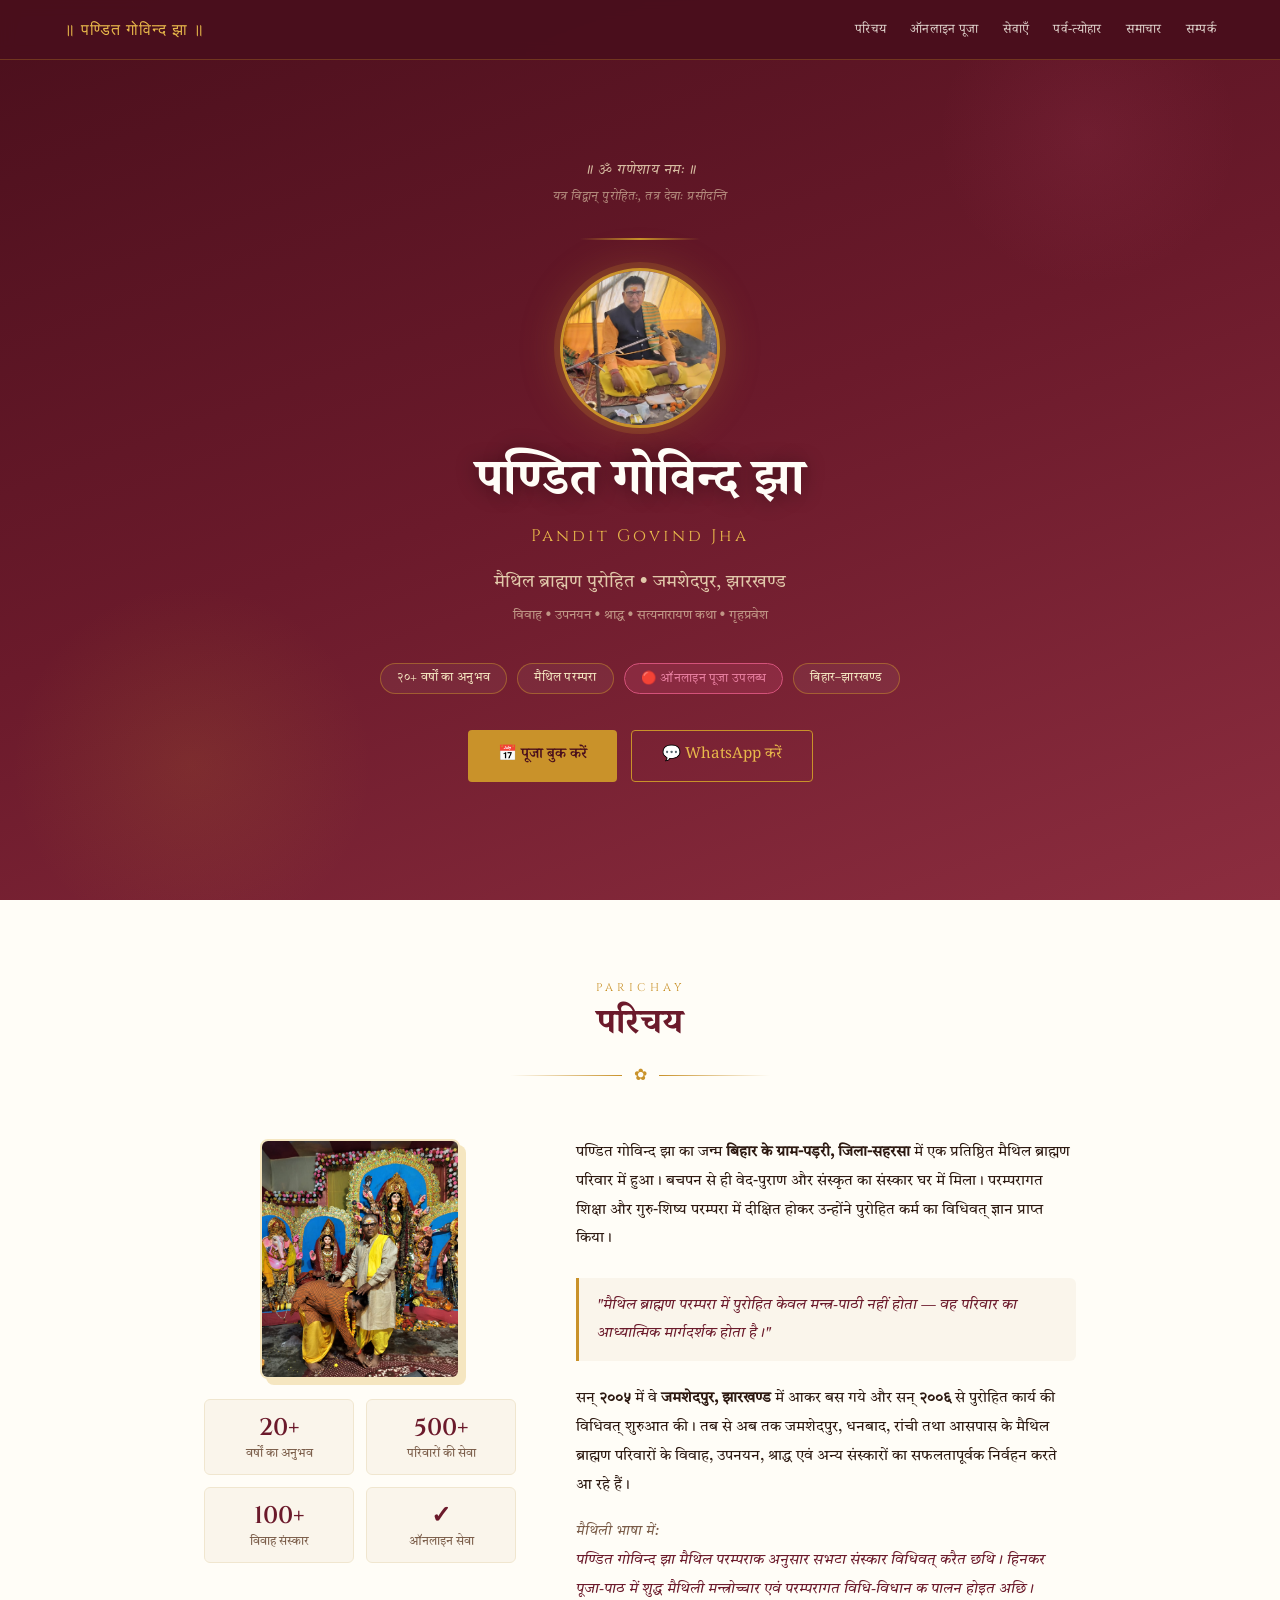
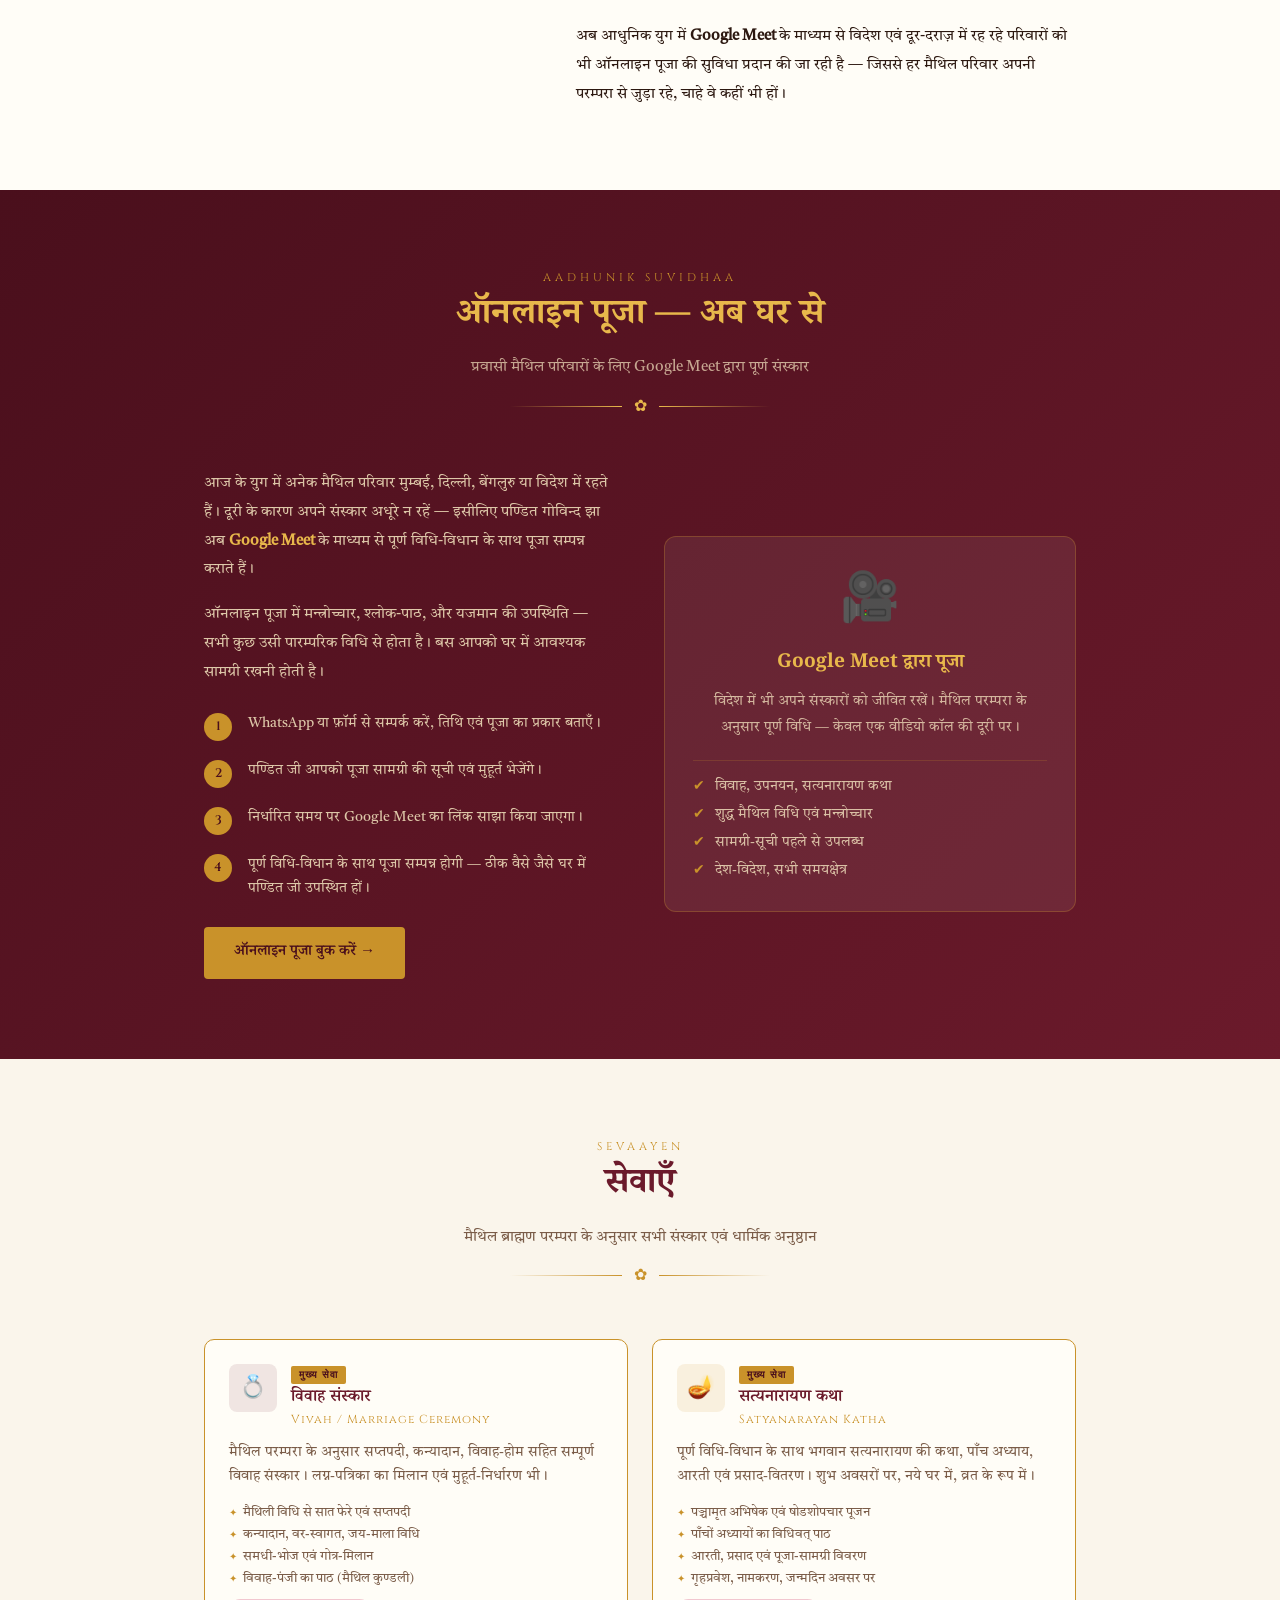
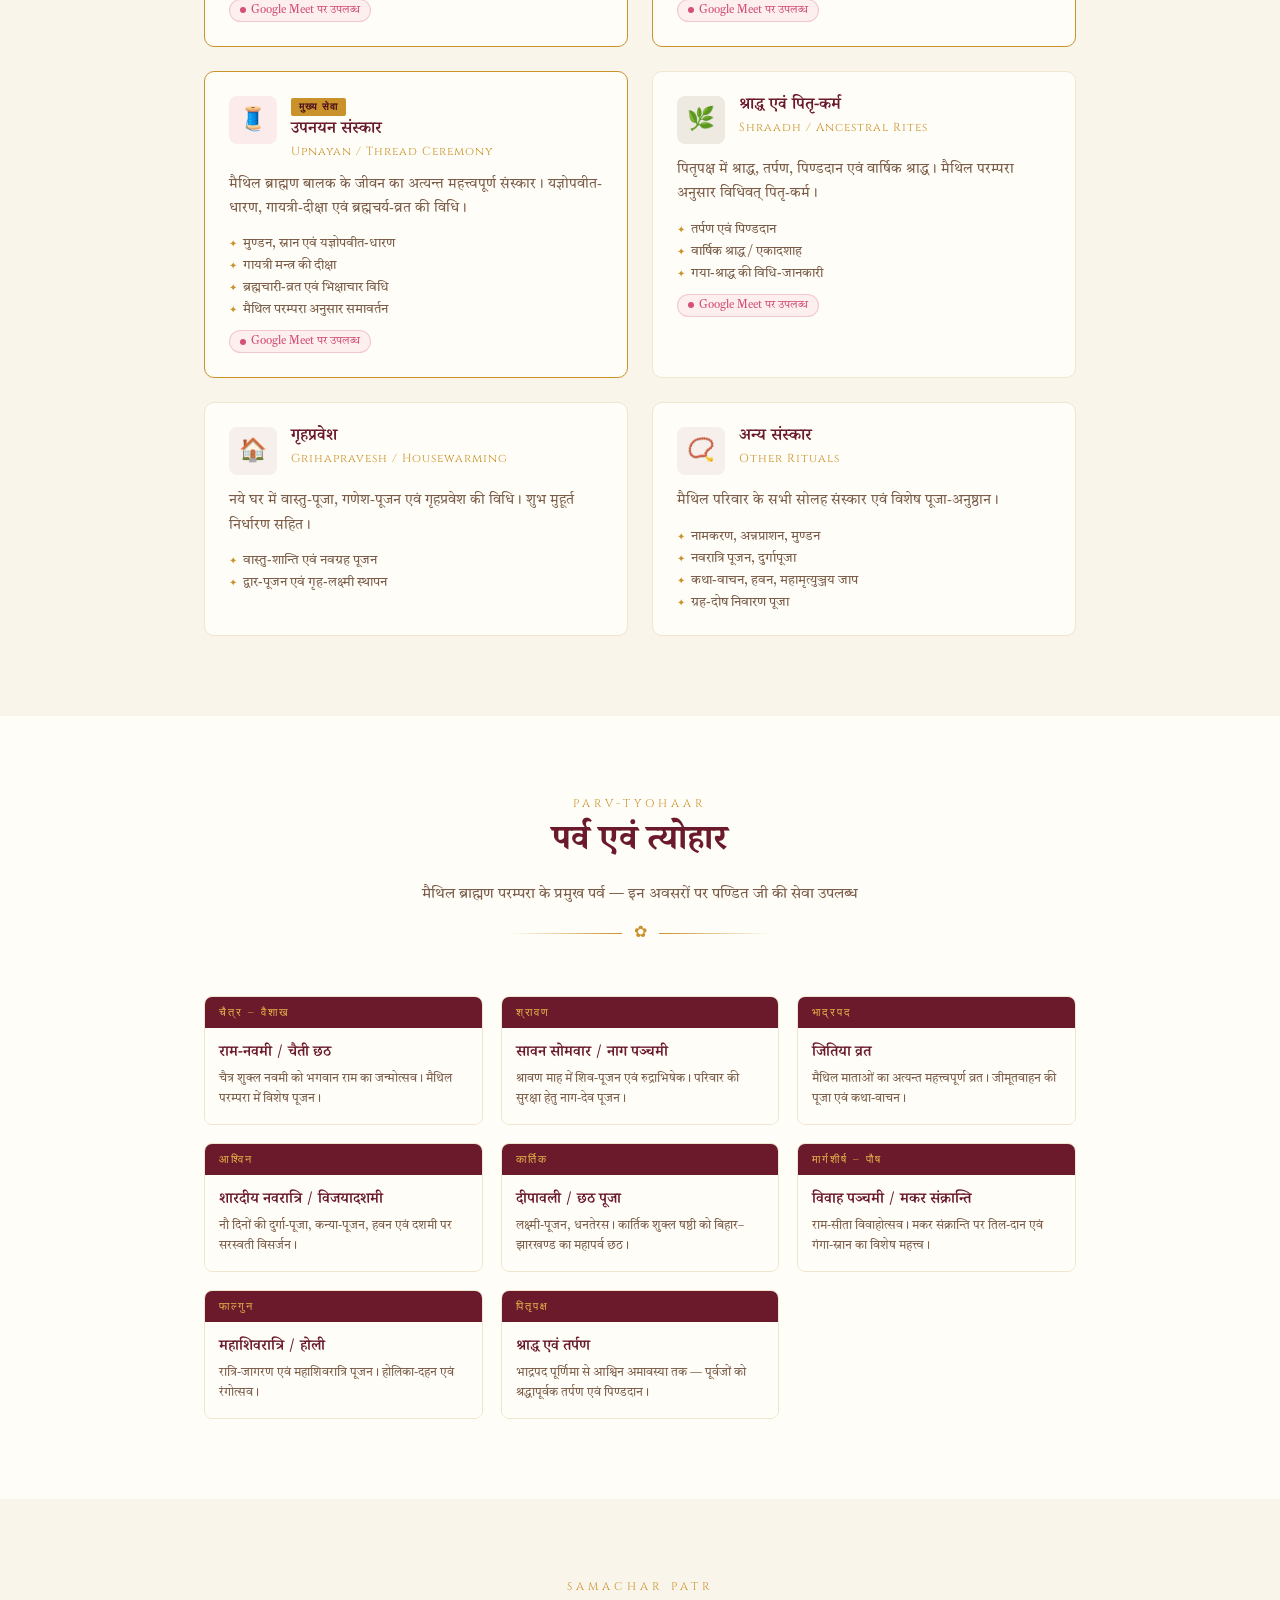
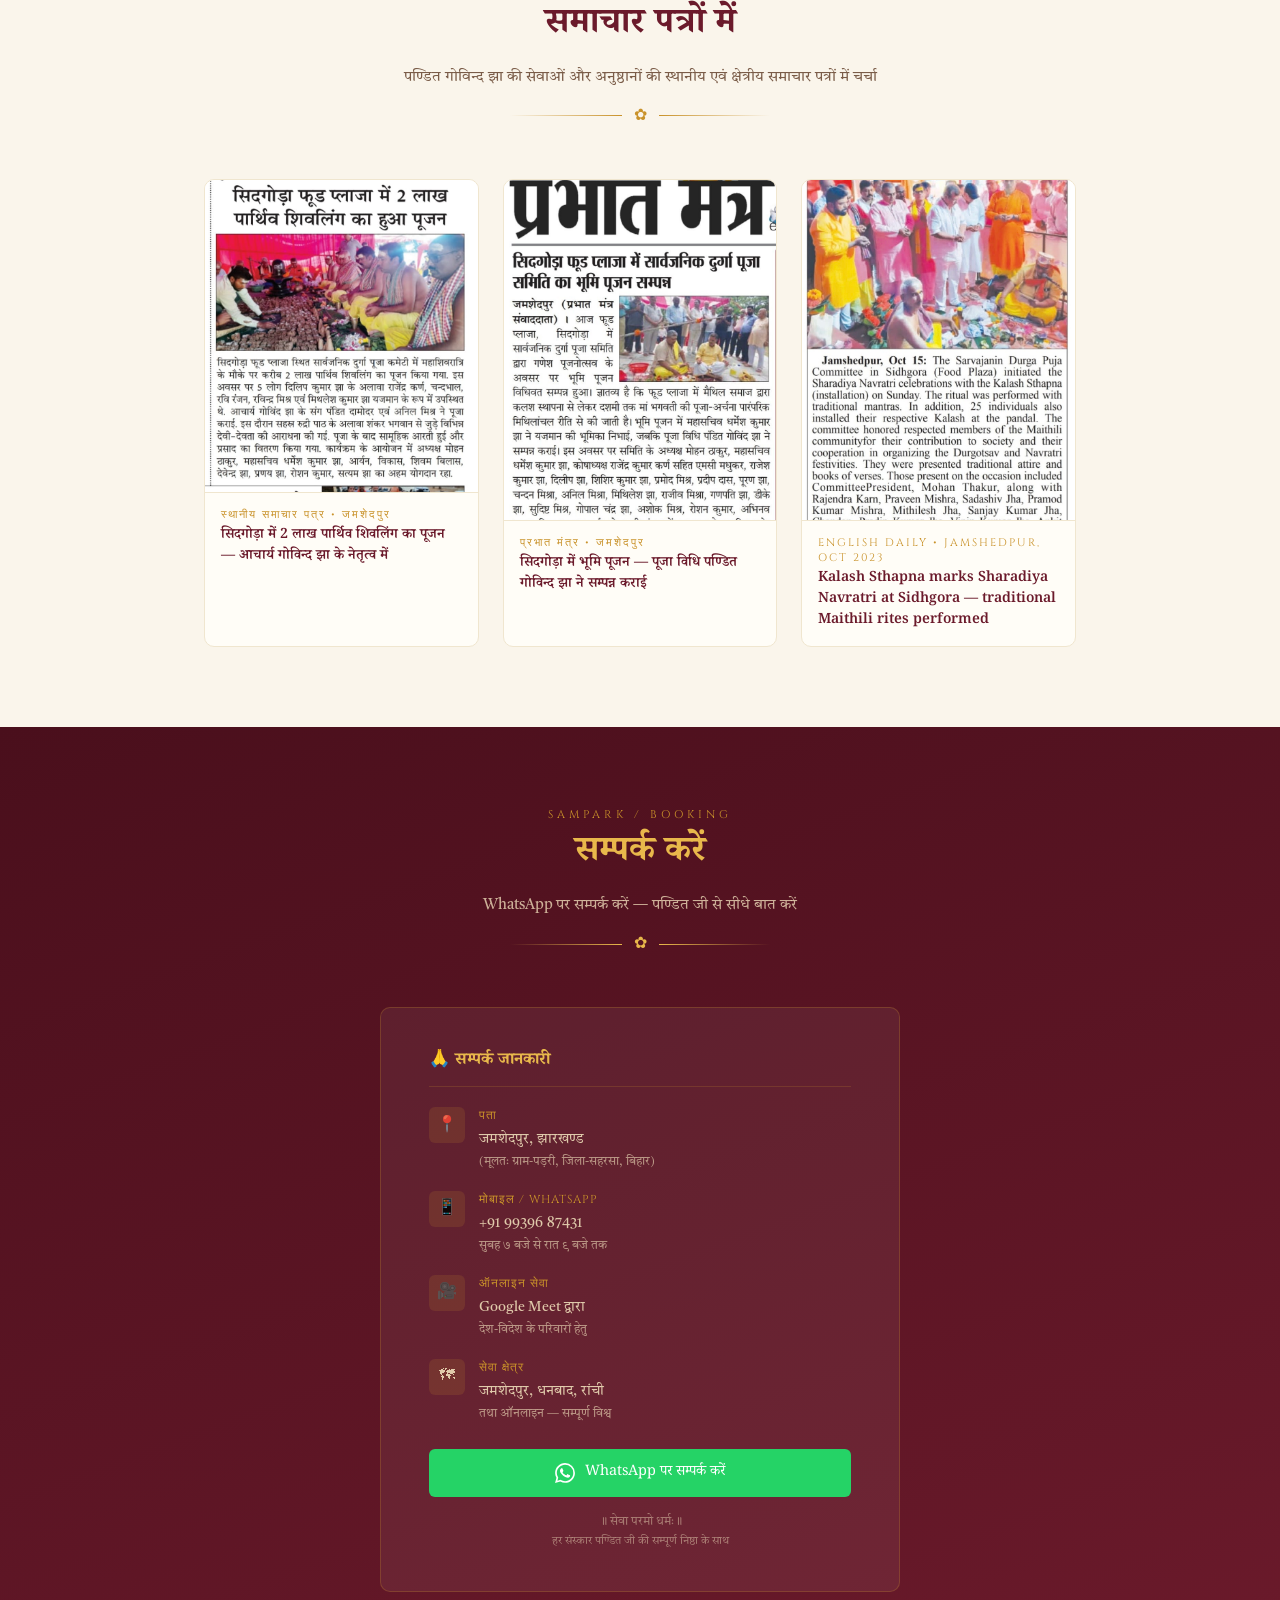
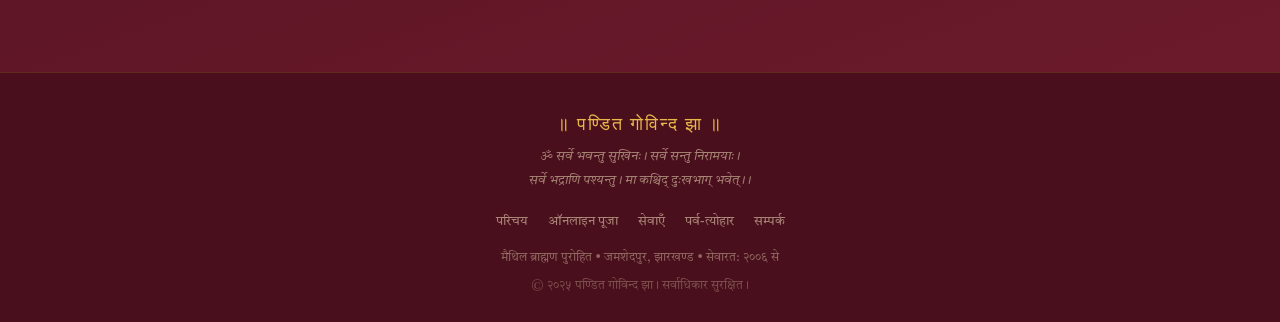
<file: index.html>
<!DOCTYPE html>
<html lang="hi">
<head>
<meta charset="UTF-8">
<meta name="viewport" content="width=device-width, initial-scale=1.0">
<!-- Primary Meta Tags -->
<title>पण्डित गोविन्द झा | मैथिल ब्राह्मण पुरोहित | Maithil Pandit for Puja & Karmkand</title>
<meta name="description" content="पण्डित गोविन्द झा — अनुभवी मैथिल ब्राह्मण पुरोहित। विवाह, जन्मकुंडली, सत्यनारायण पूजा, श्राद्ध, नामकरण, गृहप्रवेश हेतु सम्पर्क करें। Experienced Maithil Brahmin pandit for all puja, havan, karmkand, and Sanskrit rituals. Book online or via WhatsApp.">
<meta name="keywords" content="मैथिल पंडित, पुरोहित, pandit purohit, maithil brahmin pandit, maithil pandit, puja booking, karmkand, sanskrit pandit, vivah pandit, havan, grihpravesh, satyanarayan puja, online puja pandit, pandit for marriage, Govind Jha pandit">
<meta name="author" content="पण्डित गोविन्द झा">
<meta name="robots" content="index, follow">
<link rel="canonical" href="https://pandit-govind-jha.netlify.app/">

<!-- Open Graph (for WhatsApp previews & social sharing) -->
<meta property="og:type" content="website">
<meta property="og:url" content="https://pandit-govind-jha.netlify.app/">
<meta property="og:title" content="पण्डित गोविन्द झा | Maithil Pandit Purohit">
<meta property="og:description" content="अनुभवी मैथिल ब्राह्मण पुरोहित — पूजा, विवाह, कर्मकांड हेतु बुकिंग। Experienced Maithil pandit for all rituals. WhatsApp booking available.">
<meta property="og:image" content="https://pandit-govind-jha.netlify.app/og-image.jpg">
<meta property="og:locale" content="hi_IN">
<meta property="og:locale:alternate" content="en_IN">

<!-- Twitter Card -->
<meta name="twitter:card" content="summary_large_image">
<meta name="twitter:title" content="पण्डित गोविन्द झा | Maithil Pandit Purohit">
<meta name="twitter:description" content="Book experienced Maithil Brahmin pandit for all puja and karmkand. WhatsApp available.">
<meta name="twitter:image" content="https://pandit-govind-jha.netlify.app/og-image.jpg">
<link rel="icon" href="/favicon.svg" type="image/svg+xml">
<link rel="icon" href="/favicon.ico" sizes="any">
<link rel="preconnect" href="https://fonts.googleapis.com">
<link rel="preconnect" href="https://fonts.gstatic.com" crossorigin>
<link href="https://fonts.googleapis.com/css2?family=Tiro+Devanagari+Hindi:ital@0;1&family=Noto+Serif+Devanagari:wght@400;500;600;700&family=Cinzel:wght@400;500;600&family=Libre+Baskerville:ital,wght@0,400;0,700;1,400&display=swap" rel="stylesheet">
<link rel="stylesheet" href="/styles.css">
<script type="application/ld+json">
  {
    "@context": "https://schema.org",
    "@graph": [
      {
        "@type": "Person",
        "@id": "https://pandit-govind-jha.netlify.app/#person",
        "name": "पण्डित गोविन्द झा",
        "alternateName": "Pandit Govind Jha",
        "description": "अनुभवी मैथिल ब्राह्मण पुरोहित। Experienced Maithil Brahmin purohit offering puja, vivah, havan, karmkand, and all Vedic rituals.",
        "jobTitle": "Pandit / Purohit",
        "url": "https://pandit-govind-jha.netlify.app/",
        "sameAs": [
          "https://wa.me/91XXXXXXXXXX"
        ]
      },
      {
        "@type": "LocalBusiness",
        "@id": "https://pandit-govind-jha.netlify.app/#business",
        "name": "पण्डित गोविन्द झा — मैथिल पुरोहित सेवा",
        "alternateName": "Pandit Govind Jha Maithil Purohit",
        "description": "Maithil Brahmin pandit offering puja, vivah, karmkand, havan, and all Vedic rituals. Online and in-person puja available.",
        "url": "https://pandit-govind-jha.netlify.app/",
        "telephone": "+919939687431",
        "image": "https://pandit-govind-jha.netlify.app/og-image.jpg",
        "areaServed": {
          "@type": "Country",
          "name": "India"
        },
        "hasOfferCatalog": {
          "@type": "OfferCatalog",
          "name": "पूजा सेवाएँ",
          "itemListElement": [
            {"@type": "Offer", "itemOffered": {"@type": "Service", "name": "विवाह पूजा / Vivah Puja"}},
            {"@type": "Offer", "itemOffered": {"@type": "Service", "name": "सत्यनारायण पूजा"}},
            {"@type": "Offer", "itemOffered": {"@type": "Service", "name": "गृहप्रवेश पूजा"}},
            {"@type": "Offer", "itemOffered": {"@type": "Service", "name": "नामकरण संस्कार"}},
            {"@type": "Offer", "itemOffered": {"@type": "Service", "name": "श्राद्ध कर्म"}},
            {"@type": "Offer", "itemOffered": {"@type": "Service", "name": "ऑनलाइन पूजा / Online Puja"}}
          ]
        }
      }
    ]
  }
  </script>
</head>
<body>

<!-- NAV -->
<nav>
  <a class="nav-brand" href="#hero">॥ पण्डित गोविन्द झा ॥</a>
  <ul class="nav-links" id="nav-links">
    <li><a href="#about">परिचय</a></li>
    <li><a href="#online">ऑनलाइन पूजा</a></li>
    <li><a href="#services">सेवाएँ</a></li>
    <li><a href="#calendar">पर्व-त्योहार</a></li>
    
    <li><a href="#newspaper">समाचार</a></li>
    <li><a href="#booking">सम्पर्क</a></li>
  </ul>
  <div class="hamburger" id="hamburger" onclick="toggleMenu()">
    <span></span><span></span><span></span>
  </div>
</nav>


<!-- HERO -->
<section id="hero">
  <div class="hero-content">
    <p class="hero-shlok">
      ॥ ॐ गणेशाय नमः ॥<br>
      <span style="font-size:0.78rem; opacity:0.7">यत्र विद्वान् पुरोहितः, तत्र देवाः प्रसीदन्ति</span>
    </p>

    <div class="hero-divider"></div>

    <!-- Photo (click to upload) -->
    <div class="hero-photo-ring">
      <img id="hero-photo" src="/assets/images/img-acfc71a5862359ea.jpg" style="display:block; width:100%; height:100%; object-fit:cover; object-position:center 15%;" alt="Pandit Govind Jha">
      <div class="photo-placeholder" id="hero-placeholder" style="display:none">🕉</div>
    </div>

    <h1 class="hero-name">पण्डित गोविन्द झा</h1>
    <span class="hero-name-en">Pandit Govind Jha</span>

    <p class="hero-tagline">
      मैथिल ब्राह्मण पुरोहित • जमशेदपुर, झारखण्ड<br>
      <span style="font-size:0.82rem; opacity:0.7">विवाह • उपनयन • श्राद्ध • सत्यनारायण कथा • गृहप्रवेश</span>
    </p>

    <div class="hero-badges">
      <span class="badge">२०+ वर्षों का अनुभव</span>
      <span class="badge">मैथिल परम्परा</span>
      <span class="badge badge-online">🔴 ऑनलाइन पूजा उपलब्ध</span>
      <span class="badge">बिहार–झारखण्ड</span>
    </div>

    <div class="hero-cta">
      <a href="#booking" class="btn-primary">📅 पूजा बुक करें</a>
      <a href="https://wa.me/919939687431" class="btn-secondary" target="_blank">💬 WhatsApp करें</a>
    </div>
  </div>
</section>

<!-- ABOUT -->


<section id="about">
  <div class="section-inner">
    <div class="section-header fade-up">
      <span class="section-label">Parichay</span>
      <h2 class="section-title">परिचय</h2>
      <div class="ornament">
        <div class="ornament-line"></div>
        <span class="ornament-lotus">✿</span>
        <div class="ornament-line right"></div>
      </div>
    </div>

    <div class="about-grid">
      <div class="about-left fade-up">
        <div class="about-photo">
          <img id="about-photo" src="/assets/images/img-246642c93c9d3657.jpg" style="display:block; width:100%; height:100%; object-fit:cover; object-position:center 20%;" alt="Pandit Govind Jha">
          <div class="photo-placeholder" id="about-placeholder" style="display:none">🙏</div>
        </div>
        

        <div class="stat-grid">
          <div class="stat-card">
            <span class="stat-num">20+</span>
            <span class="stat-label">वर्षों का अनुभव</span>
          </div>
          <div class="stat-card">
            <span class="stat-num">500+</span>
            <span class="stat-label">परिवारों की सेवा</span>
          </div>
          <div class="stat-card">
            <span class="stat-num">100+</span>
            <span class="stat-label">विवाह संस्कार</span>
          </div>
          <div class="stat-card">
            <span class="stat-num">✓</span>
            <span class="stat-label">ऑनलाइन सेवा</span>
          </div>
        </div>
      </div>

      <div class="about-text fade-up">
        <p>
          पण्डित गोविन्द झा का जन्म <strong>बिहार के ग्राम-पड़री, जिला-सहरसा</strong> में एक प्रतिष्ठित मैथिल ब्राह्मण परिवार में हुआ। बचपन से ही वेद-पुराण और संस्कृत का संस्कार घर में मिला। परम्परागत शिक्षा और गुरु-शिष्य परम्परा में दीक्षित होकर उन्होंने पुरोहित कर्म का विधिवत् ज्ञान प्राप्त किया।
        </p>

        <div class="about-highlight">
          "मैथिल ब्राह्मण परम्परा में पुरोहित केवल मन्त्र-पाठी नहीं होता — वह परिवार का आध्यात्मिक मार्गदर्शक होता है।"
        </div>

        <p>
          सन् <strong>२००५</strong> में वे <strong>जमशेदपुर, झारखण्ड</strong> में आकर बस गये और सन् <strong>२००६</strong> से पुरोहित कार्य की विधिवत् शुरुआत की। तब से अब तक जमशेदपुर, धनबाद, रांची तथा आसपास के मैथिल ब्राह्मण परिवारों के विवाह, उपनयन, श्राद्ध एवं अन्य संस्कारों का सफलतापूर्वक निर्वहन करते आ रहे हैं।
        </p>

        <p>
          <em style="color:var(--text-muted); font-size:0.88rem">मैथिली भाषा में:</em><br>
          <span style="color:var(--maroon); font-style:italic;">पण्डित गोविन्द झा मैथिल परम्पराक अनुसार सभटा संस्कार विधिवत् करैत छथि। हिनकर पूजा-पाठ में शुद्ध मैथिली मन्त्रोच्चार एवं परम्परागत विधि-विधान क पालन होइत अछि।</span>
        </p>

        <p>
          अब आधुनिक युग में <strong>Google Meet</strong> के माध्यम से विदेश एवं दूर-दराज़ में रह रहे परिवारों को भी ऑनलाइन पूजा की सुविधा प्रदान की जा रही है — जिससे हर मैथिल परिवार अपनी परम्परा से जुड़ा रहे, चाहे वे कहीं भी हों।
        </p>
      </div>
    </div>
  </div>
</section>

<!-- ONLINE PUJA HIGHLIGHT -->


<section id="online">
  <div class="section-inner">
    <div class="section-header fade-up">
      <span class="section-label">Aadhunik Suvidhaa</span>
      <h2 class="section-title" style="color:var(--gold-lt)">ऑनलाइन पूजा — अब घर से</h2>
      <p class="section-sub" style="color:rgba(245,230,192,0.7)">
        प्रवासी मैथिल परिवारों के लिए Google Meet द्वारा पूर्ण संस्कार
      </p>
      <div class="ornament">
        <div class="ornament-line" style="background:linear-gradient(90deg,transparent,var(--gold-lt))"></div>
        <span class="ornament-lotus" style="color:var(--gold-lt)">✿</span>
        <div class="ornament-line right" style="background:linear-gradient(90deg,var(--gold-lt),transparent)"></div>
      </div>
    </div>

    <div class="online-grid fade-up">
      <div class="online-text">
        <p>
          आज के युग में अनेक मैथिल परिवार मुम्बई, दिल्ली, बेंगलुरु या विदेश में रहते हैं। दूरी के कारण अपने संस्कार अधूरे न रहें — इसीलिए पण्डित गोविन्द झा अब <strong style="color:var(--gold-lt)">Google Meet</strong> के माध्यम से पूर्ण विधि-विधान के साथ पूजा सम्पन्न कराते हैं।
        </p>
        <p>
          ऑनलाइन पूजा में मन्त्रोच्चार, श्लोक-पाठ, और यजमान की उपस्थिति — सभी कुछ उसी पारम्परिक विधि से होता है। बस आपको घर में आवश्यक सामग्री रखनी होती है।
        </p>

        <ol class="online-steps">
          <li>WhatsApp या फ़ॉर्म से सम्पर्क करें, तिथि एवं पूजा का प्रकार बताएँ।</li>
          <li>पण्डित जी आपको पूजा सामग्री की सूची एवं मुहूर्त भेजेंगे।</li>
          <li>निर्धारित समय पर Google Meet का लिंक साझा किया जाएगा।</li>
          <li>पूर्ण विधि-विधान के साथ पूजा सम्पन्न होगी — ठीक वैसे जैसे घर में पण्डित जी उपस्थित हों।</li>
        </ol>

        <a href="#booking" class="btn-primary" style="margin-top:8px; display:inline-block">ऑनलाइन पूजा बुक करें →</a>
      </div>

      <div>
        <div class="online-card fade-up">
          <span class="online-icon">🎥</span>
          <h3>Google Meet द्वारा पूजा</h3>
          <p>विदेश में भी अपने संस्कारों को जीवित रखें। मैथिल परम्परा के अनुसार पूर्ण विधि — केवल एक वीडियो कॉल की दूरी पर।</p>
          <div style="border-top:1px solid rgba(201,146,42,0.2); padding-top:16px; display:flex; flex-direction:column; gap:10px;">
            <div style="display:flex; align-items:center; gap:10px; font-size:0.85rem; color:rgba(245,230,192,0.8)">
              <span style="color:var(--gold)">✔</span> विवाह, उपनयन, सत्यनारायण कथा
            </div>
            <div style="display:flex; align-items:center; gap:10px; font-size:0.85rem; color:rgba(245,230,192,0.8)">
              <span style="color:var(--gold)">✔</span> शुद्ध मैथिल विधि एवं मन्त्रोच्चार
            </div>
            <div style="display:flex; align-items:center; gap:10px; font-size:0.85rem; color:rgba(245,230,192,0.8)">
              <span style="color:var(--gold)">✔</span> सामग्री-सूची पहले से उपलब्ध
            </div>
            <div style="display:flex; align-items:center; gap:10px; font-size:0.85rem; color:rgba(245,230,192,0.8)">
              <span style="color:var(--gold)">✔</span> देश-विदेश, सभी समयक्षेत्र
            </div>
          </div>
        </div>
      </div>
    </div>
  </div>
</section>

<!-- SERVICES -->


<section id="services">
  <div class="section-inner">
    <div class="section-header fade-up">
      <span class="section-label">Sevaayen</span>
      <h2 class="section-title">सेवाएँ</h2>
      <p class="section-sub">मैथिल ब्राह्मण परम्परा के अनुसार सभी संस्कार एवं धार्मिक अनुष्ठान</p>
      <div class="ornament">
        <div class="ornament-line"></div>
        <span class="ornament-lotus">✿</span>
        <div class="ornament-line right"></div>
      </div>
    </div>

    <div class="services-grid">

      <!-- Vivah -->
      <div class="service-card featured fade-up">
        <div class="service-card-top">
          <div class="service-icon vivah">💍</div>
          <div>
            <span class="featured-tag">मुख्य सेवा</span>
            <div class="service-title">विवाह संस्कार</div>
            <span class="service-title-en">Vivah / Marriage Ceremony</span>
          </div>
        </div>
        <div class="service-body">
          <p class="service-desc">
            मैथिल परम्परा के अनुसार सप्तपदी, कन्यादान, विवाह-होम सहित सम्पूर्ण विवाह संस्कार। लग्न-पत्रिका का मिलान एवं मुहूर्त-निर्धारण भी।
          </p>
          <ul class="service-features">
            <li>मैथिली विधि से सात फेरे एवं सप्तपदी</li>
            <li>कन्यादान, वर-स्वागत, जय-माला विधि</li>
            <li>समधी-भोज एवं गोत्र-मिलान</li>
            <li>विवाह-पंजी का पाठ (मैथिल कुण्डली)</li>
          </ul>
          <div class="online-pill">Google Meet पर उपलब्ध</div>
        </div>
      </div>

      <!-- Satyanarayan -->
      <div class="service-card featured fade-up">
        <div class="service-card-top">
          <div class="service-icon satya">🪔</div>
          <div>
            <span class="featured-tag">मुख्य सेवा</span>
            <div class="service-title">सत्यनारायण कथा</div>
            <span class="service-title-en">Satyanarayan Katha</span>
          </div>
        </div>
        <div class="service-body">
          <p class="service-desc">
            पूर्ण विधि-विधान के साथ भगवान सत्यनारायण की कथा, पाँच अध्याय, आरती एवं प्रसाद-वितरण। शुभ अवसरों पर, नये घर में, व्रत के रूप में।
          </p>
          <ul class="service-features">
            <li>पञ्चामृत अभिषेक एवं षोडशोपचार पूजन</li>
            <li>पाँचों अध्यायों का विधिवत् पाठ</li>
            <li>आरती, प्रसाद एवं पूजा-सामग्री विवरण</li>
            <li>गृहप्रवेश, नामकरण, जन्मदिन अवसर पर</li>
          </ul>
          <div class="online-pill">Google Meet पर उपलब्ध</div>
        </div>
      </div>

      <!-- Upnayan -->
      <div class="service-card featured fade-up">
        <div class="service-card-top">
          <div class="service-icon upnayan">🧵</div>
          <div>
            <span class="featured-tag">मुख्य सेवा</span>
            <div class="service-title">उपनयन संस्कार</div>
            <span class="service-title-en">Upnayan / Thread Ceremony</span>
          </div>
        </div>
        <div class="service-body">
          <p class="service-desc">
            मैथिल ब्राह्मण बालक के जीवन का अत्यन्त महत्त्वपूर्ण संस्कार। यज्ञोपवीत-धारण, गायत्री-दीक्षा एवं ब्रह्मचर्य-व्रत की विधि।
          </p>
          <ul class="service-features">
            <li>मुण्डन, स्नान एवं यज्ञोपवीत-धारण</li>
            <li>गायत्री मन्त्र की दीक्षा</li>
            <li>ब्रह्मचारी-व्रत एवं भिक्षाचार विधि</li>
            <li>मैथिल परम्परा अनुसार समावर्तन</li>
          </ul>
          <div class="online-pill">Google Meet पर उपलब्ध</div>
        </div>
      </div>

      <!-- Shraadh -->
      <div class="service-card fade-up">
        <div class="service-card-top">
          <div class="service-icon shraadh">🌿</div>
          <div>
            <div class="service-title">श्राद्ध एवं पितृ-कर्म</div>
            <span class="service-title-en">Shraadh / Ancestral Rites</span>
          </div>
        </div>
        <div class="service-body">
          <p class="service-desc">
            पितृपक्ष में श्राद्ध, तर्पण, पिण्डदान एवं वार्षिक श्राद्ध। मैथिल परम्परा अनुसार विधिवत् पितृ-कर्म।
          </p>
          <ul class="service-features">
            <li>तर्पण एवं पिण्डदान</li>
            <li>वार्षिक श्राद्ध / एकादशाह</li>
            <li>गया-श्राद्ध की विधि-जानकारी</li>
          </ul>
          <div class="online-pill">Google Meet पर उपलब्ध</div>
        </div>
      </div>

      <!-- Grihapravesh -->
      <div class="service-card fade-up">
        <div class="service-card-top">
          <div class="service-icon other">🏠</div>
          <div>
            <div class="service-title">गृहप्रवेश</div>
            <span class="service-title-en">Grihapravesh / Housewarming</span>
          </div>
        </div>
        <div class="service-body">
          <p class="service-desc">
            नये घर में वास्तु-पूजा, गणेश-पूजन एवं गृहप्रवेश की विधि। शुभ मुहूर्त निर्धारण सहित।
          </p>
          <ul class="service-features">
            <li>वास्तु-शान्ति एवं नवग्रह पूजन</li>
            <li>द्वार-पूजन एवं गृह-लक्ष्मी स्थापन</li>
          </ul>
        </div>
      </div>

      <!-- Other -->
      <div class="service-card fade-up">
        <div class="service-card-top">
          <div class="service-icon other">📿</div>
          <div>
            <div class="service-title">अन्य संस्कार</div>
            <span class="service-title-en">Other Rituals</span>
          </div>
        </div>
        <div class="service-body">
          <p class="service-desc">
            मैथिल परिवार के सभी सोलह संस्कार एवं विशेष पूजा-अनुष्ठान।
          </p>
          <ul class="service-features">
            <li>नामकरण, अन्नप्राशन, मुण्डन</li>
            <li>नवरात्रि पूजन, दुर्गापूजा</li>
            <li>कथा-वाचन, हवन, महामृत्युञ्जय जाप</li>
            <li>ग्रह-दोष निवारण पूजा</li>
          </ul>
        </div>
      </div>

    </div>
  </div>
</section>

<!-- FESTIVAL CALENDAR -->


<section id="calendar">
  <div class="section-inner">
    <div class="section-header fade-up">
      <span class="section-label">Parv-Tyohaar</span>
      <h2 class="section-title">पर्व एवं त्योहार</h2>
      <p class="section-sub">मैथिल ब्राह्मण परम्परा के प्रमुख पर्व — इन अवसरों पर पण्डित जी की सेवा उपलब्ध</p>
      <div class="ornament">
        <div class="ornament-line"></div>
        <span class="ornament-lotus">✿</span>
        <div class="ornament-line right"></div>
      </div>
    </div>

    <div class="parv-grid fade-up">

      <div class="parv-card">
        <div class="parv-month">चैत्र – वैशाख</div>
        <div class="parv-body">
          <p class="parv-name">राम-नवमी / चैती छठ</p>
          <p class="parv-desc">चैत्र शुक्ल नवमी को भगवान राम का जन्मोत्सव। मैथिल परम्परा में विशेष पूजन।</p>
        </div>
      </div>

      <div class="parv-card">
        <div class="parv-month">श्रावण</div>
        <div class="parv-body">
          <p class="parv-name">सावन सोमवार / नाग पञ्चमी</p>
          <p class="parv-desc">श्रावण माह में शिव-पूजन एवं रुद्राभिषेक। परिवार की सुरक्षा हेतु नाग-देव पूजन।</p>
        </div>
      </div>

      <div class="parv-card">
        <div class="parv-month">भाद्रपद</div>
        <div class="parv-body">
          <p class="parv-name">जितिया व्रत</p>
          <p class="parv-desc">मैथिल माताओं का अत्यन्त महत्त्वपूर्ण व्रत। जीमूतवाहन की पूजा एवं कथा-वाचन।</p>
        </div>
      </div>

      <div class="parv-card">
        <div class="parv-month">आश्विन</div>
        <div class="parv-body">
          <p class="parv-name">शारदीय नवरात्रि / विजयादशमी</p>
          <p class="parv-desc">नौ दिनों की दुर्गा-पूजा, कन्या-पूजन, हवन एवं दशमी पर सरस्वती विसर्जन।</p>
        </div>
      </div>

      <div class="parv-card">
        <div class="parv-month">कार्तिक</div>
        <div class="parv-body">
          <p class="parv-name">दीपावली / छठ पूजा</p>
          <p class="parv-desc">लक्ष्मी-पूजन, धनतेरस। कार्तिक शुक्ल षष्ठी को बिहार–झारखण्ड का महापर्व छठ।</p>
        </div>
      </div>

      <div class="parv-card">
        <div class="parv-month">मार्गशीर्ष – पौष</div>
        <div class="parv-body">
          <p class="parv-name">विवाह पञ्चमी / मकर संक्रान्ति</p>
          <p class="parv-desc">राम-सीता विवाहोत्सव। मकर संक्रान्ति पर तिल-दान एवं गंगा-स्नान का विशेष महत्त्व।</p>
        </div>
      </div>

      <div class="parv-card">
        <div class="parv-month">फाल्गुन</div>
        <div class="parv-body">
          <p class="parv-name">महाशिवरात्रि / होली</p>
          <p class="parv-desc">रात्रि-जागरण एवं महाशिवरात्रि पूजन। होलिका-दहन एवं रंगोत्सव।</p>
        </div>
      </div>

      <div class="parv-card">
        <div class="parv-month">पितृपक्ष</div>
        <div class="parv-body">
          <p class="parv-name">श्राद्ध एवं तर्पण</p>
          <p class="parv-desc">भाद्रपद पूर्णिमा से आश्विन अमावस्या तक — पूर्वजों को श्रद्धापूर्वक तर्पण एवं पिण्डदान।</p>
        </div>
      </div>

    </div>
  </div>
</section>



<!-- NEWSPAPER -->


<section id="newspaper">
  <div class="section-inner">
    <div class="section-header fade-up">
      <span class="section-label">Samachar Patr</span>
      <h2 class="section-title">समाचार पत्रों में</h2>
      <p class="section-sub">पण्डित गोविन्द झा की सेवाओं और अनुष्ठानों की स्थानीय एवं क्षेत्रीय समाचार पत्रों में चर्चा</p>
      <div class="ornament">
        <div class="ornament-line"></div>
        <span class="ornament-lotus">✿</span>
        <div class="ornament-line right"></div>
      </div>
    </div>

    <div class="newspaper-grid fade-up">

      <div class="newspaper-card">
        <img src="/assets/images/img-ad4727ba77684e69.jpg" alt="सिदगोड़ा में 2 लाख पार्थिव शिवलिंग पूजन — आचार्य गोविन्द झा" loading="lazy">
        <div class="newspaper-caption">
          <span class="np-source">स्थानीय समाचार पत्र • जमशेदपुर</span>
          <p class="np-title">सिदगोड़ा में 2 लाख पार्थिव शिवलिंग का पूजन — आचार्य गोविन्द झा के नेतृत्व में</p>
        </div>
      </div>

      <div class="newspaper-card">
        <img src="/assets/images/img-00393bfb91daf806.jpg" alt="प्रभात मंत्र — भूमि पूजन सम्पन्न" loading="lazy">
        <div class="newspaper-caption">
          <span class="np-source">प्रभात मंत्र • जमशेदपुर</span>
          <p class="np-title">सिदगोड़ा में भूमि पूजन — पूजा विधि पण्डित गोविन्द झा ने सम्पन्न कराई</p>
        </div>
      </div>

      <div class="newspaper-card">
        <img src="/assets/images/img-55bb3337eb6ec9cf.jpg" alt="Kalash Sthapna — Sharadiya Navratri, Jamshedpur" loading="lazy" style="object-position: center 35%;">
        <div class="newspaper-caption">
          <span class="np-source">English Daily • Jamshedpur, Oct 2023</span>
          <p class="np-title">Kalash Sthapna marks Sharadiya Navratri at Sidhgora — traditional Maithili rites performed</p>
        </div>
      </div>

    </div>
  </div>
</section>

<!-- BOOKING FORM -->


<section id="booking">
  <div class="section-inner">
    <div class="section-header fade-up">
      <span class="section-label">Sampark / Booking</span>
      <h2 class="section-title">सम्पर्क करें</h2>
      <p class="section-sub">WhatsApp पर सम्पर्क करें — पण्डित जी से सीधे बात करें</p>
      <div class="ornament">
        <div class="ornament-line" style="background:linear-gradient(90deg,transparent,var(--gold-lt))"></div>
        <span class="ornament-lotus">✿</span>
        <div class="ornament-line right" style="background:linear-gradient(90deg,var(--gold-lt),transparent)"></div>
      </div>
    </div>

    <div class="booking-grid">

      <!-- CONTACT INFO -->
      <div class="booking-info-box fade-up">
        <h3>🙏 सम्पर्क जानकारी</h3>

        <div class="contact-item">
          <div class="contact-icon">📍</div>
          <div>
            <span class="contact-label">पता</span>
            जमशेदपुर, झारखण्ड<br>
            <span style="font-size:0.78rem; opacity:0.7">(मूलतः ग्राम-पड़री, जिला-सहरसा, बिहार)</span>
          </div>
        </div>

        <div class="contact-item">
          <div class="contact-icon">📱</div>
          <div>
            <span class="contact-label">मोबाइल / WhatsApp</span>
            +91 99396 87431<br>
            <span style="font-size:0.78rem; opacity:0.7">सुबह ७ बजे से रात ९ बजे तक</span>
          </div>
        </div>

        <div class="contact-item">
          <div class="contact-icon">🎥</div>
          <div>
            <span class="contact-label">ऑनलाइन सेवा</span>
            Google Meet द्वारा<br>
            <span style="font-size:0.78rem; opacity:0.7">देश-विदेश के परिवारों हेतु</span>
          </div>
        </div>

        <div class="contact-item">
          <div class="contact-icon">🗺</div>
          <div>
            <span class="contact-label">सेवा क्षेत्र</span>
            जमशेदपुर, धनबाद, रांची<br>
            <span style="font-size:0.78rem; opacity:0.7">तथा ऑनलाइन — सम्पूर्ण विश्व</span>
          </div>
        </div>

        <a href="https://wa.me/919939687431?text=नमस्ते%20पण्डित%20गोविन्द%20जी%2C%20मैं%20पूजा%20के%20लिए%20आपसे%20बात%20करना%20चाहता%2Fचाहती%20हूँ।%20कृपया%20उपलब्ध%20समय%20बताएँ।%20🙏" 
           target="_blank" class="whatsapp-btn">
          <svg width="20" height="20" viewBox="0 0 24 24" fill="currentColor">
            <path d="M17.472 14.382c-.297-.149-1.758-.867-2.03-.967-.273-.099-.471-.148-.67.15-.197.297-.767.966-.94 1.164-.173.199-.347.223-.644.075-.297-.15-1.255-.463-2.39-1.475-.883-.788-1.48-1.761-1.653-2.059-.173-.297-.018-.458.13-.606.134-.133.298-.347.446-.52.149-.174.198-.298.298-.497.099-.198.05-.371-.025-.52-.075-.149-.669-1.612-.916-2.207-.242-.579-.487-.5-.669-.51-.173-.008-.371-.01-.57-.01-.198 0-.52.074-.792.372-.272.297-1.04 1.016-1.04 2.479 0 1.462 1.065 2.875 1.213 3.074.149.198 2.096 3.2 5.077 4.487.709.306 1.262.489 1.694.625.712.227 1.36.195 1.871.118.571-.085 1.758-.719 2.006-1.413.248-.694.248-1.289.173-1.413-.074-.124-.272-.198-.57-.347m-5.421 7.403h-.004a9.87 9.87 0 01-5.031-1.378l-.361-.214-3.741.982.998-3.648-.235-.374a9.86 9.86 0 01-1.51-5.26c.001-5.45 4.436-9.884 9.888-9.884 2.64 0 5.122 1.03 6.988 2.898a9.825 9.825 0 012.893 6.994c-.003 5.45-4.437 9.884-9.885 9.884m8.413-18.297A11.815 11.815 0 0012.05 0C5.495 0 .16 5.335.157 11.892c0 2.096.547 4.142 1.588 5.945L.057 24l6.305-1.654a11.882 11.882 0 005.683 1.448h.005c6.554 0 11.89-5.335 11.893-11.893a11.821 11.821 0 00-3.48-8.413z"/>
          </svg>
          WhatsApp पर सम्पर्क करें
        </a>

        <p style="font-size:0.75rem; color:rgba(245,230,192,0.45); margin-top:16px; line-height:1.6; text-align:center;">
          ॥ सेवा परमो धर्मः ॥<br>
          <span style="font-size:0.7rem">हर संस्कार पण्डित जी की सम्पूर्ण निष्ठा के साथ</span>
        </p>
      </div>

    </div>
  </div>
</section>


<!-- FOOTER -->
<footer>
  <div class="footer-name">॥ पण्डित गोविन्द झा ॥</div>
  <p class="footer-shlok">
    ॐ सर्वे भवन्तु सुखिनः। सर्वे सन्तु निरामयाः।<br>
    सर्वे भद्राणि पश्यन्तु। मा कश्चिद् दुःखभाग् भवेत्।।
  </p>
  <div class="footer-links">
    <a href="#about">परिचय</a>
    <a href="#online">ऑनलाइन पूजा</a>
    <a href="#services">सेवाएँ</a>
    <a href="#calendar">पर्व-त्योहार</a>
    <a href="#booking">सम्पर्क</a>
  </div>
  <p style="font-size:0.78rem; color:rgba(245,230,192,0.4)">
    मैथिल ब्राह्मण पुरोहित • जमशेदपुर, झारखण्ड • सेवारत: २००६ से
  </p>
  <p class="footer-copy">© २०२५ पण्डित गोविन्द झा। सर्वाधिकार सुरक्षित।</p>
</footer>


<script src="/main.js" defer></script>
</body>
</html>
</file>
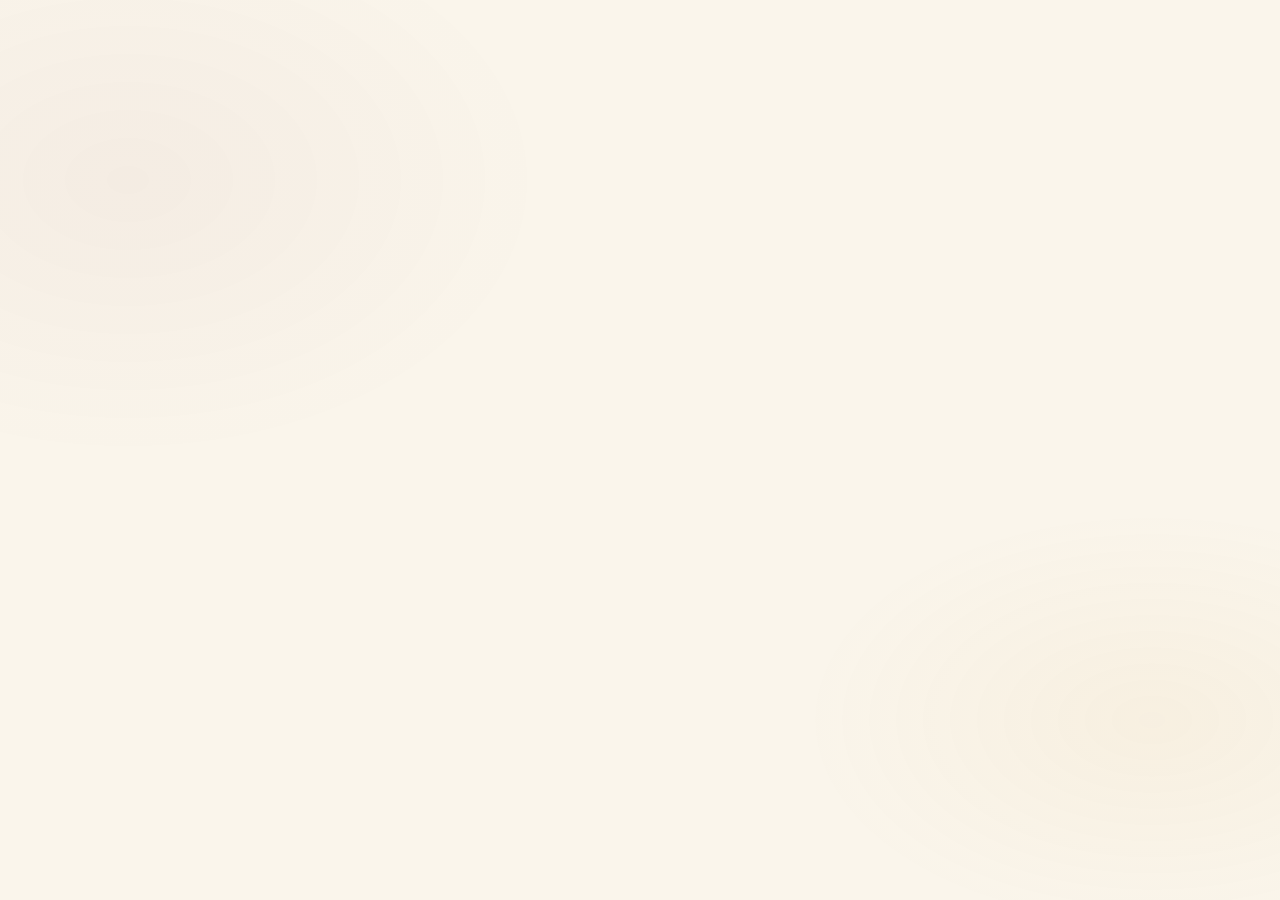
<file: src/index.template.html>
<!DOCTYPE html>
<html lang="hi">
<head>
<meta charset="UTF-8">
<meta name="viewport" content="width=device-width, initial-scale=1.0">
<!-- Primary Meta Tags -->
<title>पण्डित गोविन्द झा | मैथिल ब्राह्मण पुरोहित | Maithil Pandit for Puja & Karmkand</title>
<meta name="description" content="पण्डित गोविन्द झा — अनुभवी मैथिल ब्राह्मण पुरोहित। विवाह, जन्मकुंडली, सत्यनारायण पूजा, श्राद्ध, नामकरण, गृहप्रवेश हेतु सम्पर्क करें। Experienced Maithil Brahmin pandit for all puja, havan, karmkand, and Sanskrit rituals. Book online or via WhatsApp.">
<meta name="keywords" content="मैथिल पंडित, पुरोहित, pandit purohit, maithil brahmin pandit, maithil pandit, puja booking, karmkand, sanskrit pandit, vivah pandit, havan, grihpravesh, satyanarayan puja, online puja pandit, pandit for marriage, Govind Jha pandit">
<meta name="author" content="पण्डित गोविन्द झा">
<meta name="robots" content="index, follow">
<link rel="canonical" href="https://pandit-govind-jha.netlify.app/">

<!-- Open Graph (for WhatsApp previews & social sharing) -->
<meta property="og:type" content="website">
<meta property="og:url" content="https://pandit-govind-jha.netlify.app/">
<meta property="og:title" content="पण्डित गोविन्द झा | Maithil Pandit Purohit">
<meta property="og:description" content="अनुभवी मैथिल ब्राह्मण पुरोहित — पूजा, विवाह, कर्मकांड हेतु बुकिंग। Experienced Maithil pandit for all rituals. WhatsApp booking available.">
<meta property="og:image" content="https://pandit-govind-jha.netlify.app/og-image.jpg">
<meta property="og:locale" content="hi_IN">
<meta property="og:locale:alternate" content="en_IN">

<!-- Twitter Card -->
<meta name="twitter:card" content="summary_large_image">
<meta name="twitter:title" content="पण्डित गोविन्द झा | Maithil Pandit Purohit">
<meta name="twitter:description" content="Book experienced Maithil Brahmin pandit for all puja and karmkand. WhatsApp available.">
<meta name="twitter:image" content="https://pandit-govind-jha.netlify.app/og-image.jpg">
<link rel="icon" href="/favicon.svg" type="image/svg+xml">
<link rel="icon" href="/favicon.ico" sizes="any">
<link rel="preconnect" href="https://fonts.googleapis.com">
<link rel="preconnect" href="https://fonts.gstatic.com" crossorigin>
<link href="https://fonts.googleapis.com/css2?family=Tiro+Devanagari+Hindi:ital@0;1&family=Noto+Serif+Devanagari:wght@400;500;600;700&family=Cinzel:wght@400;500;600&family=Libre+Baskerville:ital,wght@0,400;0,700;1,400&display=swap" rel="stylesheet">
<link rel="stylesheet" href="/styles.css">
<script type="application/ld+json">
  {
    "@context": "https://schema.org",
    "@graph": [
      {
        "@type": "Person",
        "@id": "https://pandit-govind-jha.netlify.app/#person",
        "name": "पण्डित गोविन्द झा",
        "alternateName": "Pandit Govind Jha",
        "description": "अनुभवी मैथिल ब्राह्मण पुरोहित। Experienced Maithil Brahmin purohit offering puja, vivah, havan, karmkand, and all Vedic rituals.",
        "jobTitle": "Pandit / Purohit",
        "url": "https://pandit-govind-jha.netlify.app/",
        "sameAs": [
          "https://wa.me/91XXXXXXXXXX"
        ]
      },
      {
        "@type": "LocalBusiness",
        "@id": "https://pandit-govind-jha.netlify.app/#business",
        "name": "पण्डित गोविन्द झा — मैथिल पुरोहित सेवा",
        "alternateName": "Pandit Govind Jha Maithil Purohit",
        "description": "Maithil Brahmin pandit offering puja, vivah, karmkand, havan, and all Vedic rituals. Online and in-person puja available.",
        "url": "https://pandit-govind-jha.netlify.app/",
        "telephone": "+919939687431",
        "image": "https://pandit-govind-jha.netlify.app/og-image.jpg",
        "areaServed": {
          "@type": "Country",
          "name": "India"
        },
        "hasOfferCatalog": {
          "@type": "OfferCatalog",
          "name": "पूजा सेवाएँ",
          "itemListElement": [
            {"@type": "Offer", "itemOffered": {"@type": "Service", "name": "विवाह पूजा / Vivah Puja"}},
            {"@type": "Offer", "itemOffered": {"@type": "Service", "name": "सत्यनारायण पूजा"}},
            {"@type": "Offer", "itemOffered": {"@type": "Service", "name": "गृहप्रवेश पूजा"}},
            {"@type": "Offer", "itemOffered": {"@type": "Service", "name": "नामकरण संस्कार"}},
            {"@type": "Offer", "itemOffered": {"@type": "Service", "name": "श्राद्ध कर्म"}},
            {"@type": "Offer", "itemOffered": {"@type": "Service", "name": "ऑनलाइन पूजा / Online Puja"}}
          ]
        }
      }
    ]
  }
  </script>
</head>
<body>

<!-- @include nav -->

<!-- @include hero -->

<!-- @include about -->

<!-- @include online -->

<!-- @include services -->

<!-- @include calendar -->

<!-- @include newspaper -->

<!-- @include booking -->

<!-- @include footer -->

<script src="/main.js" defer></script>
</body>
</html>
</file>
<file: styles.css>
:root {
    --maroon:    #6B1A2B;
    --maroon-dk: #4A0F1C;
    --maroon-lt: #8C2D3F;
    --gold:      #C9922A;
    --gold-lt:   #E8B84B;
    --gold-pale: #F5E6C0;
    --cream:     #FAF5EB;
    --cream-dk:  #F0E6CF;
    --lotus:     #D4527A;
    --lotus-lt:  #E87FA0;
    --brown:     #5C3D1E;
    --text:      #2C1810;
    --text-muted:#7A5C48;
    --white:     #FFFDF7;
    --shadow:    rgba(74,15,28,0.18);
  }

  * { margin:0; padding:0; box-sizing:border-box; }

  html { scroll-behavior: smooth; }

  body {
    font-family: 'Tiro Devanagari Hindi', 'Noto Serif Devanagari', serif;
    background: var(--cream);
    color: var(--text);
    overflow-x: hidden;
  }

  /* ── LOTUS PATTERN BACKGROUND ── */
  body::before {
    content:'';
    position:fixed;
    inset:0;
    background-image:
      radial-gradient(ellipse 600px 400px at 10% 20%, rgba(107,26,43,0.04) 0%, transparent 70%),
      radial-gradient(ellipse 500px 300px at 90% 80%, rgba(201,146,42,0.05) 0%, transparent 70%);
    pointer-events:none;
    z-index:0;
  }

  /* ── NAV ── */
  nav {
    position: fixed;
    top:0; left:0; right:0;
    z-index: 100;
    background: rgba(74,15,28,0.97);
    backdrop-filter: blur(8px);
    border-bottom: 1px solid rgba(201,146,42,0.3);
    padding: 0 5%;
    display: flex;
    align-items: center;
    justify-content: space-between;
    height: 60px;
  }

  .nav-brand {
    font-family: 'Cinzel', serif;
    color: var(--gold-lt);
    font-size: 1rem;
    letter-spacing: 1px;
    text-decoration: none;
  }

  .nav-links {
    display: flex;
    gap: 24px;
    list-style: none;
  }

  .nav-links a {
    color: var(--cream);
    text-decoration: none;
    font-size: 0.82rem;
    font-family: 'Noto Serif Devanagari', serif;
    opacity: 0.85;
    transition: opacity 0.2s, color 0.2s;
    letter-spacing: 0.3px;
  }

  .nav-links a:hover { opacity:1; color: var(--gold-lt); }

  .hamburger {
    display: none;
    flex-direction: column;
    gap: 5px;
    cursor: pointer;
    padding: 4px;
  }
  .hamburger span {
    display:block; width:24px; height:2px;
    background:var(--gold-lt); border-radius:2px;
    transition: all 0.3s;
  }

  /* ── HERO ── */
  #hero {
    min-height: 100vh;
    background: linear-gradient(160deg, var(--maroon-dk) 0%, var(--maroon) 50%, #8C2D3F 100%);
    position: relative;
    display: flex;
    align-items: center;
    justify-content: center;
    text-align: center;
    padding: 100px 5% 60px;
    overflow: hidden;
  }

  /* Decorative lotus petals background */
  #hero::before {
    content: '';
    position: absolute;
    inset: 0;
    background-image:
      radial-gradient(circle 300px at 15% 85%, rgba(201,146,42,0.12) 0%, transparent 60%),
      radial-gradient(circle 250px at 85% 15%, rgba(212,82,122,0.10) 0%, transparent 60%);
    pointer-events: none;
  }

  /* SVG lotus ring top decoration */
  .hero-lotus-top {
    position: absolute;
    top: 20px; left:50%; transform: translateX(-50%);
    opacity: 0.18;
    width: 320px;
    height: 60px;
  }

  .hero-content { position: relative; z-index:2; max-width: 780px; }

  .hero-shlok {
    font-family: 'Tiro Devanagari Hindi', serif;
    font-style: italic;
    color: rgba(245,230,192,0.8);
    font-size: 0.9rem;
    letter-spacing: 0.5px;
    margin-bottom: 28px;
    line-height: 1.8;
  }

  .hero-divider {
    width: 120px; height: 2px;
    background: linear-gradient(90deg, transparent, var(--gold), transparent);
    margin: 0 auto 28px;
  }

  .hero-photo-ring {
    width: 160px; height: 160px;
    border-radius: 50%;
    border: 3px solid var(--gold);
    outline: 6px solid rgba(201,146,42,0.2);
    margin: 0 auto 28px;
    background: var(--maroon-lt);
    overflow: hidden;
    box-shadow: 0 0 40px rgba(201,146,42,0.25);
    display: flex; align-items: center; justify-content: center;
    transition: transform 0.3s;
  }
  .hero-photo-ring:hover { transform: scale(1.04); }
  .hero-photo-ring img { width:100%; height:100%; object-fit:cover; }
  .hero-photo-ring .photo-placeholder {
    font-size: 3rem; opacity: 0.5; color: var(--gold-lt);
  }

  .hero-name {
    font-family: 'Noto Serif Devanagari', serif;
    font-size: clamp(2rem, 5vw, 3.2rem);
    font-weight: 700;
    color: var(--white);
    line-height: 1.2;
    margin-bottom: 8px;
    text-shadow: 0 2px 20px rgba(0,0,0,0.4);
  }

  .hero-name-en {
    font-family: 'Cinzel', serif;
    font-size: clamp(0.85rem, 2vw, 1.05rem);
    color: var(--gold-lt);
    letter-spacing: 3px;
    margin-bottom: 20px;
    display: block;
  }

  .hero-tagline {
    color: rgba(245,230,192,0.85);
    font-size: clamp(0.9rem, 2.2vw, 1.1rem);
    line-height: 1.8;
    margin-bottom: 32px;
  }

  .hero-badges {
    display: flex;
    flex-wrap: wrap;
    gap: 10px;
    justify-content: center;
    margin-bottom: 36px;
  }

  .badge {
    padding: 6px 16px;
    border: 1px solid rgba(201,146,42,0.5);
    border-radius: 20px;
    font-size: 0.78rem;
    color: var(--gold-pale);
    background: rgba(255,255,255,0.05);
    letter-spacing: 0.3px;
  }

  /* Online highlight badge */
  .badge-online {
    background: rgba(212,82,122,0.2);
    border-color: var(--lotus);
    color: var(--lotus-lt);
    animation: pulse-badge 2.5s ease-in-out infinite;
  }

  @keyframes pulse-badge {
    0%,100% { box-shadow: 0 0 0 0 rgba(212,82,122,0); }
    50%      { box-shadow: 0 0 0 6px rgba(212,82,122,0.15); }
  }

  .hero-cta {
    display: flex; flex-wrap: wrap; gap: 14px; justify-content: center;
  }

  .btn-primary {
    padding: 14px 30px;
    background: var(--gold);
    color: var(--maroon-dk);
    border: none;
    border-radius: 4px;
    font-family: 'Noto Serif Devanagari', serif;
    font-size: 0.95rem;
    font-weight: 600;
    cursor: pointer;
    text-decoration: none;
    transition: background 0.2s, transform 0.15s;
    display: inline-block;
  }
  .btn-primary:hover { background: var(--gold-lt); transform: translateY(-1px); }

  .btn-secondary {
    padding: 13px 30px;
    background: transparent;
    color: var(--gold-lt);
    border: 1.5px solid var(--gold);
    border-radius: 4px;
    font-family: 'Noto Serif Devanagari', serif;
    font-size: 0.95rem;
    cursor: pointer;
    text-decoration: none;
    transition: background 0.2s, color 0.2s;
    display: inline-block;
  }
  .btn-secondary:hover { background: rgba(201,146,42,0.15); }

  /* ── SECTION WRAPPER ── */
  section { position: relative; z-index:1; }

  .section-inner {
    max-width: 1000px;
    margin: 0 auto;
    padding: 80px 5%;
  }

  .section-header {
    text-align: center;
    margin-bottom: 52px;
  }

  .section-label {
    font-family: 'Cinzel', serif;
    font-size: 0.7rem;
    letter-spacing: 4px;
    color: var(--gold);
    text-transform: uppercase;
    display: block;
    margin-bottom: 10px;
  }

  .section-title {
    font-family: 'Noto Serif Devanagari', serif;
    font-size: clamp(1.6rem, 3.5vw, 2.2rem);
    color: var(--maroon);
    font-weight: 700;
    line-height: 1.3;
    margin-bottom: 14px;
  }

  .section-sub {
    color: var(--text-muted);
    font-size: 0.95rem;
    line-height: 1.8;
    max-width: 540px;
    margin: 0 auto;
  }

  .ornament {
    display: flex; align-items: center; gap: 12px;
    justify-content: center;
    margin: 14px auto 0;
    max-width: 260px;
  }
  .ornament-line {
    flex:1; height:1px;
    background: linear-gradient(90deg, transparent, var(--gold));
  }
  .ornament-line.right {
    background: linear-gradient(90deg, var(--gold), transparent);
  }
  .ornament-lotus { color: var(--gold); font-size: 1rem; }


  /* ── NEWSPAPER ── */
  #newspaper { background: var(--cream); }

  .newspaper-grid {
    display: grid;
    grid-template-columns: repeat(auto-fit, minmax(260px, 1fr));
    gap: 24px;
  }

  .newspaper-card {
    border-radius: 10px;
    overflow: hidden;
    border: 1px solid var(--cream-dk);
    background: var(--white);
    transition: transform 0.25s, box-shadow 0.25s;
  }

  .newspaper-card:hover {
    transform: translateY(-4px);
    box-shadow: 0 12px 32px var(--shadow);
  }

  .newspaper-card img {
    width: 100%;
    display: block;
    object-fit: cover;
    max-height: 340px;
  }

  .newspaper-caption {
    padding: 14px 16px;
    border-top: 1px solid var(--cream-dk);
  }

  .newspaper-caption .np-source {
    font-family: 'Cinzel', serif;
    font-size: 0.68rem;
    letter-spacing: 2px;
    color: var(--gold);
    text-transform: uppercase;
    display: block;
    margin-bottom: 4px;
  }

  .newspaper-caption .np-title {
    font-family: 'Noto Serif Devanagari', serif;
    font-size: 0.88rem;
    color: var(--maroon);
    font-weight: 600;
    line-height: 1.5;
  }

  .newspaper-placeholder {
    display: flex;
    flex-direction: column;
    align-items: center;
    justify-content: center;
    min-height: 260px;
    background: repeating-linear-gradient(
      45deg,
      var(--cream),
      var(--cream) 10px,
      var(--cream-dk) 10px,
      var(--cream-dk) 11px
    );
    padding: 32px;
    gap: 10px;
  }

  .np-icon { font-size: 2.5rem; opacity: 0.35; }

  .np-hint {
    font-family: 'Noto Serif Devanagari', serif;
    font-size: 0.88rem;
    color: var(--text-muted);
    font-weight: 600;
    margin: 0;
  }

  .np-sub {
    font-size: 0.75rem;
    color: var(--gold);
    margin: 0;
    font-style: italic;
  }

  /* ── ABOUT ── */
  #about { background: var(--white); }

  .about-grid {
    display: grid;
    grid-template-columns: 1fr 1.6fr;
    gap: 60px;
    align-items: start;
  }

  .about-left {
    position: sticky; top: 80px;
    text-align: center;
  }

  .about-photo {
    width: 200px; height: 240px;
    border-radius: 8px;
    background: var(--cream-dk);
    margin: 0 auto 20px;
    overflow: hidden;
    border: 2px solid var(--gold-pale);
    box-shadow: 6px 6px 0 var(--gold-pale);
    display: flex; align-items: center; justify-content: center;
    transition: transform 0.2s;
  }
  .about-photo:hover { transform: translate(-2px, -2px); }
  .about-photo img { width:100%; height:100%; object-fit:cover; }
  .about-photo .photo-placeholder { font-size: 4rem; opacity: 0.35; color: var(--maroon); }

  .about-photo-hint {
    font-size: 0.75rem;
    color: var(--gold);
    cursor: pointer;
    text-decoration: underline dotted;
  }

  .stat-grid {
    display: grid;
    grid-template-columns: 1fr 1fr;
    gap: 12px;
    margin-top: 20px;
  }

  .stat-card {
    background: var(--cream);
    border: 1px solid var(--cream-dk);
    border-radius: 6px;
    padding: 12px;
    text-align: center;
  }

  .stat-num {
    font-family: 'Cinzel', serif;
    font-size: 1.5rem;
    color: var(--maroon);
    display: block;
    font-weight: 600;
  }

  .stat-label {
    font-size: 0.72rem;
    color: var(--text-muted);
    margin-top: 2px;
    display: block;
    line-height: 1.4;
  }

  .about-text p {
    font-size: 0.95rem;
    line-height: 1.9;
    color: var(--text);
    margin-bottom: 18px;
  }

  .about-text p:last-child { margin-bottom: 0; }

  .about-highlight {
    border-left: 3px solid var(--gold);
    padding: 14px 18px;
    background: var(--cream);
    border-radius: 0 6px 6px 0;
    margin: 24px 0;
    font-style: italic;
    color: var(--maroon);
    font-size: 0.95rem;
    line-height: 1.8;
  }

  /* ── ONLINE HIGHLIGHT ── */
  #online {
    background: linear-gradient(135deg, var(--maroon-dk) 0%, var(--maroon) 100%);
    color: var(--white);
  }

  .online-grid {
    display: grid;
    grid-template-columns: 1fr 1fr;
    gap: 48px;
    align-items: center;
  }

  .online-text .section-title { color: var(--gold-lt); }
  .online-text .section-sub { color: rgba(245,230,192,0.8); }

  .online-text p {
    font-size: 0.95rem;
    line-height: 1.9;
    color: rgba(245,230,192,0.85);
    margin-bottom: 16px;
  }

  .online-steps {
    list-style: none;
    counter-reset: step;
    margin-top: 24px;
  }

  .online-steps li {
    counter-increment: step;
    display: flex;
    gap: 16px;
    align-items: flex-start;
    margin-bottom: 18px;
    font-size: 0.88rem;
    color: rgba(245,230,192,0.85);
    line-height: 1.7;
  }

  .online-steps li::before {
    content: counter(step);
    display: flex; align-items: center; justify-content: center;
    min-width: 28px; height: 28px;
    border-radius: 50%;
    background: var(--gold);
    color: var(--maroon-dk);
    font-family: 'Cinzel', serif;
    font-size: 0.78rem;
    font-weight: 600;
    flex-shrink: 0;
    margin-top: 1px;
  }

  .online-card {
    background: rgba(255,255,255,0.07);
    border: 1px solid rgba(201,146,42,0.3);
    border-radius: 12px;
    padding: 32px 28px;
    text-align: center;
  }

  .online-icon {
    font-size: 3rem;
    margin-bottom: 16px;
    display: block;
  }

  .online-card h3 {
    font-family: 'Noto Serif Devanagari', serif;
    font-size: 1.2rem;
    color: var(--gold-lt);
    margin-bottom: 10px;
  }

  .online-card p {
    font-size: 0.88rem;
    color: rgba(245,230,192,0.75);
    line-height: 1.8;
    margin-bottom: 20px;
  }

  /* ── SERVICES ── */
  #services { background: var(--cream); }

  .services-grid {
    display: grid;
    grid-template-columns: repeat(auto-fit, minmax(280px, 1fr));
    gap: 24px;
  }

  .service-card {
    background: var(--white);
    border: 1px solid var(--cream-dk);
    border-radius: 10px;
    overflow: hidden;
    transition: transform 0.25s, box-shadow 0.25s;
    cursor: pointer;
  }

  .service-card:hover {
    transform: translateY(-4px);
    box-shadow: 0 12px 32px var(--shadow);
  }

  .service-card.featured {
    border-color: var(--gold);
    border-width: 1.5px;
  }

  .service-card-top {
    padding: 24px 24px 0;
    display: flex;
    align-items: flex-start;
    gap: 14px;
  }

  .service-icon {
    width: 48px; height: 48px;
    border-radius: 8px;
    display: flex; align-items: center; justify-content: center;
    font-size: 1.4rem;
    flex-shrink: 0;
  }

  .service-icon.vivah   { background: rgba(107,26,43,0.1); }
  .service-icon.satya   { background: rgba(201,146,42,0.12); }
  .service-icon.upnayan { background: rgba(212,82,122,0.1); }
  .service-icon.shraadh { background: rgba(92,61,30,0.1); }
  .service-icon.other   { background: rgba(107,26,43,0.06); }

  .service-title {
    font-family: 'Noto Serif Devanagari', serif;
    font-size: 1.05rem;
    color: var(--maroon);
    font-weight: 600;
    line-height: 1.3;
  }

  .service-title-en {
    font-size: 0.73rem;
    color: var(--gold);
    font-family: 'Cinzel', serif;
    letter-spacing: 1px;
    display: block;
    margin-top: 2px;
  }

  .featured-tag {
    display: inline-block;
    background: var(--gold);
    color: var(--maroon-dk);
    font-size: 0.65rem;
    font-family: 'Cinzel', serif;
    letter-spacing: 1px;
    padding: 2px 8px;
    border-radius: 2px;
    margin-bottom: 4px;
    font-weight: 600;
  }

  .service-body {
    padding: 14px 24px 24px;
  }

  .service-desc {
    font-size: 0.85rem;
    color: var(--text-muted);
    line-height: 1.8;
    margin-bottom: 14px;
  }

  .service-features {
    list-style: none;
    font-size: 0.8rem;
    color: var(--text-muted);
    display: flex;
    flex-direction: column;
    gap: 5px;
  }

  .service-features li::before {
    content: '✦';
    color: var(--gold);
    margin-right: 6px;
    font-size: 0.65rem;
  }

  .online-pill {
    display: inline-flex;
    align-items: center;
    gap: 5px;
    font-size: 0.7rem;
    color: var(--lotus);
    background: rgba(212,82,122,0.08);
    border: 1px solid rgba(212,82,122,0.25);
    border-radius: 12px;
    padding: 3px 10px;
    margin-top: 12px;
  }

  .online-pill::before {
    content: '';
    display: inline-block;
    width: 6px; height: 6px;
    border-radius: 50%;
    background: var(--lotus);
  }

  /* ── CALENDAR ── */
  #calendar { background: var(--white); }

  .calendar-intro {
    max-width: 620px;
    margin: 0 auto 48px;
    text-align: center;
    font-size: 0.9rem;
    color: var(--text-muted);
    line-height: 1.8;
  }

  .parv-grid {
    display: grid;
    grid-template-columns: repeat(auto-fill, minmax(220px, 1fr));
    gap: 18px;
  }

  .parv-card {
    border: 1px solid var(--cream-dk);
    border-radius: 8px;
    overflow: hidden;
    transition: border-color 0.2s;
  }

  .parv-card:hover { border-color: var(--gold); }

  .parv-month {
    background: var(--maroon);
    color: var(--gold-lt);
    font-family: 'Cinzel', serif;
    font-size: 0.7rem;
    letter-spacing: 2px;
    padding: 8px 14px;
    text-transform: uppercase;
  }

  .parv-body {
    padding: 14px;
    background: var(--white);
  }

  .parv-name {
    font-family: 'Noto Serif Devanagari', serif;
    font-size: 0.95rem;
    color: var(--maroon);
    font-weight: 600;
    margin-bottom: 4px;
  }

  .parv-desc {
    font-size: 0.78rem;
    color: var(--text-muted);
    line-height: 1.6;
  }

  /* ── TESTIMONIALS ── */
  #testimonials { background: var(--cream); }

  .testimonials-grid {
    display: grid;
    grid-template-columns: repeat(auto-fit, minmax(280px, 1fr));
    gap: 24px;
  }

  .testi-card {
    background: var(--white);
    border: 1px solid var(--cream-dk);
    border-radius: 10px;
    padding: 28px 24px;
    position: relative;
  }

  .testi-card::before {
    content: '\201C';
    position: absolute;
    top: 14px; left: 20px;
    font-family: 'Libre Baskerville', serif;
    font-size: 3.5rem;
    color: var(--gold-pale);
    line-height: 1;
  }

  .testi-text {
    font-size: 0.88rem;
    line-height: 1.9;
    color: var(--text);
    margin-bottom: 20px;
    margin-top: 16px;
    position: relative;
  }

  .testi-footer {
    display: flex;
    align-items: center;
    gap: 12px;
    border-top: 1px solid var(--cream-dk);
    padding-top: 16px;
  }

  .testi-avatar {
    width: 40px; height: 40px;
    border-radius: 50%;
    background: var(--cream-dk);
    display: flex; align-items: center; justify-content: center;
    font-family: 'Cinzel', serif;
    font-size: 0.85rem;
    color: var(--maroon);
    font-weight: 600;
    flex-shrink: 0;
  }

  .testi-name {
    font-size: 0.85rem;
    font-weight: 600;
    color: var(--maroon);
    font-family: 'Noto Serif Devanagari', serif;
  }

  .testi-place {
    font-size: 0.75rem;
    color: var(--text-muted);
  }

  .testi-stars {
    margin-left: auto;
    color: var(--gold);
    font-size: 0.8rem;
    letter-spacing: 2px;
  }

  /* ── BOOKING FORM ── */
  #booking {
    background: linear-gradient(160deg, var(--maroon-dk) 0%, var(--maroon) 100%);
    color: var(--white);
  }

  #booking .section-title { color: var(--gold-lt); }
  #booking .section-sub { color: rgba(245,230,192,0.75); }
  #booking .ornament-lotus { color: var(--gold-lt); }

  .booking-grid {
    display: flex;
    justify-content: center;
  }

  .booking-info-box {
    background: rgba(255,255,255,0.06);
    border: 1px solid rgba(201,146,42,0.25);
    border-radius: 10px;
    padding: 40px 48px;
    width: 100%;
    max-width: 520px;
  }

  .booking-info-box h3 {
    font-family: 'Noto Serif Devanagari', serif;
    color: var(--gold-lt);
    font-size: 1.05rem;
    margin-bottom: 20px;
    padding-bottom: 12px;
    border-bottom: 1px solid rgba(201,146,42,0.2);
  }

  .contact-item {
    display: flex;
    align-items: flex-start;
    gap: 14px;
    margin-bottom: 18px;
    font-size: 0.88rem;
    color: rgba(245,230,192,0.85);
    line-height: 1.6;
  }

  .contact-icon {
    width: 36px; height: 36px;
    border-radius: 6px;
    background: rgba(201,146,42,0.15);
    display: flex; align-items: center; justify-content: center;
    font-size: 1rem;
    flex-shrink: 0;
  }

  .contact-label {
    font-size: 0.72rem;
    color: var(--gold);
    letter-spacing: 1px;
    text-transform: uppercase;
    font-family: 'Cinzel', serif;
    display: block;
    margin-bottom: 2px;
  }

  .whatsapp-btn {
    display: flex;
    align-items: center;
    justify-content: center;
    gap: 10px;
    padding: 13px 20px;
    background: #25D366;
    color: white;
    border-radius: 6px;
    text-decoration: none;
    font-size: 0.9rem;
    font-family: 'Noto Serif Devanagari', serif;
    margin-top: 24px;
    transition: background 0.2s, transform 0.15s;
  }
  .whatsapp-btn:hover { background: #1fa855; transform: translateY(-1px); }

  /* ── FOOTER ── */
  footer {
    background: var(--maroon-dk);
    color: rgba(245,230,192,0.65);
    text-align: center;
    padding: 40px 5% 28px;
    border-top: 1px solid rgba(201,146,42,0.2);
  }

  .footer-name {
    font-family: 'Cinzel', serif;
    font-size: 1.1rem;
    color: var(--gold-lt);
    margin-bottom: 8px;
    letter-spacing: 2px;
  }

  .footer-shlok {
    font-style: italic;
    font-size: 0.82rem;
    margin-bottom: 20px;
    line-height: 1.8;
    opacity: 0.8;
  }

  .footer-links {
    display: flex;
    gap: 20px;
    justify-content: center;
    flex-wrap: wrap;
    margin-bottom: 20px;
  }

  .footer-links a {
    color: rgba(245,230,192,0.55);
    text-decoration: none;
    font-size: 0.8rem;
    transition: color 0.2s;
  }
  .footer-links a:hover { color: var(--gold-lt); }

  .footer-copy {
    font-size: 0.75rem;
    opacity: 0.45;
    margin-top: 12px;
  }

  /* ── MODAL (Photo Upload) ── */
  .modal-overlay {
    display: none;
    position: fixed;
    inset: 0;
    background: rgba(0,0,0,0.75);
    z-index: 1000;
    align-items: center;
    justify-content: center;
    padding: 20px;
  }
  .modal-overlay.open { display: flex; }

  .modal-box {
    background: var(--white);
    border-radius: 12px;
    padding: 32px;
    max-width: 420px;
    width: 100%;
    text-align: center;
  }

  .modal-box h2 {
    font-family: 'Noto Serif Devanagari', serif;
    color: var(--maroon);
    margin-bottom: 12px;
    font-size: 1.2rem;
  }

  .modal-box p {
    color: var(--text-muted);
    font-size: 0.88rem;
    line-height: 1.7;
    margin-bottom: 20px;
  }

  #photo-input {
    display: none;
  }

  .upload-area {
    border: 2px dashed var(--gold);
    border-radius: 8px;
    padding: 32px;
    cursor: pointer;
    margin-bottom: 16px;
    transition: background 0.2s;
  }

  .upload-area:hover { background: var(--cream); }

  .upload-area p {
    color: var(--gold);
    font-size: 0.85rem;
    margin-bottom: 0;
  }

  .modal-close {
    background: none;
    border: none;
    color: var(--text-muted);
    font-size: 0.85rem;
    cursor: pointer;
    text-decoration: underline;
    margin-top: 8px;
  }

  /* ── SCROLL ANIMATIONS ── */
  .fade-up {
    opacity: 0;
    transform: translateY(24px);
    transition: opacity 0.6s ease, transform 0.6s ease;
  }
  .fade-up.visible {
    opacity: 1;
    transform: translateY(0);
  }

  /* ── MOBILE ── */
  @media (max-width: 768px) {
    nav { padding: 0 4%; }
    .nav-links { display: none; flex-direction: column; position: absolute; top: 60px; left:0; right:0; background: rgba(74,15,28,0.98); padding: 20px; gap: 16px; border-bottom: 1px solid rgba(201,146,42,0.2); }
    .nav-links.open { display: flex; }
    .hamburger { display: flex; }
    .section-inner { padding: 60px 5%; }
    .about-grid { grid-template-columns: 1fr; gap: 36px; }
    .about-left { position: static; }
    .online-grid { grid-template-columns: 1fr; gap: 32px; }
    .booking-info-box { padding: 28px 24px; }
    .hero-photo-ring { width: 130px; height: 130px; }
  }

  @media (max-width: 480px) {
    .about-photo { width: 160px; height: 200px; }
    .stat-grid { grid-template-columns: 1fr 1fr; }
    .services-grid { grid-template-columns: 1fr; }
  }
</file>
